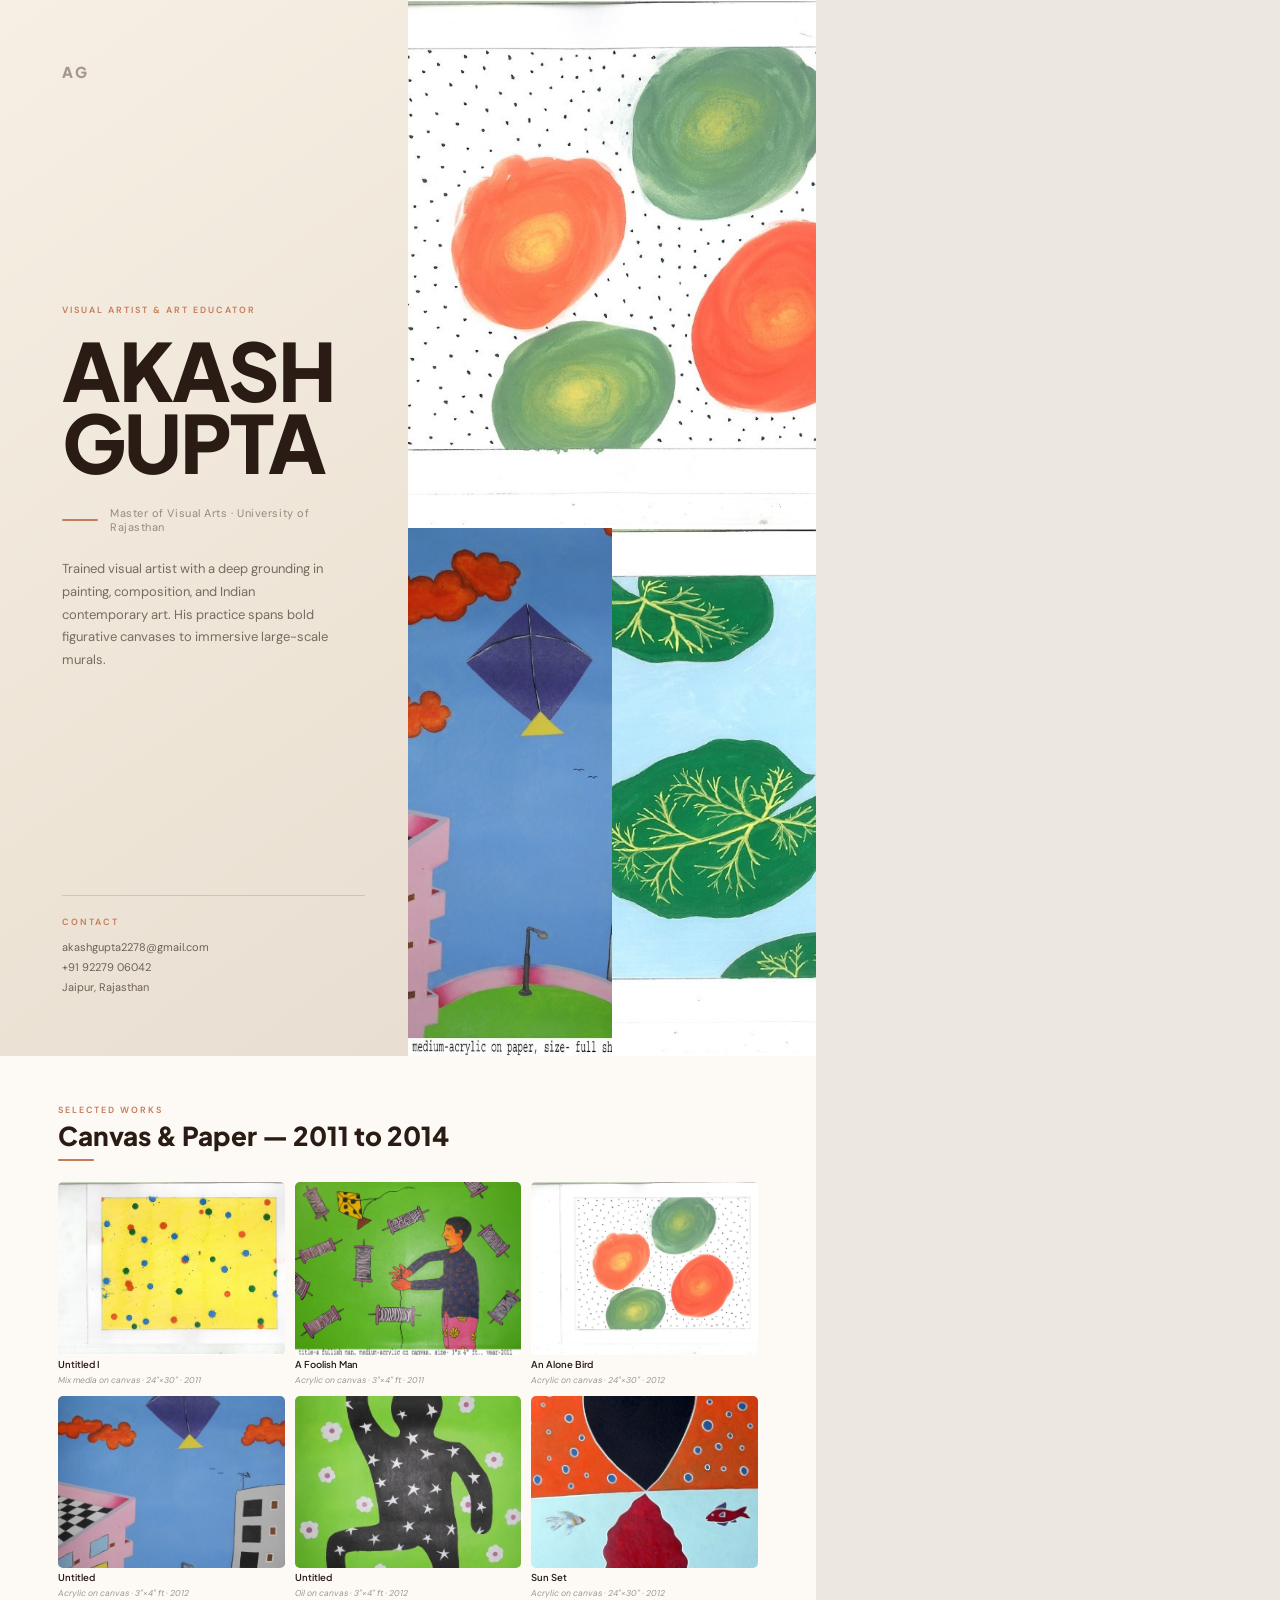
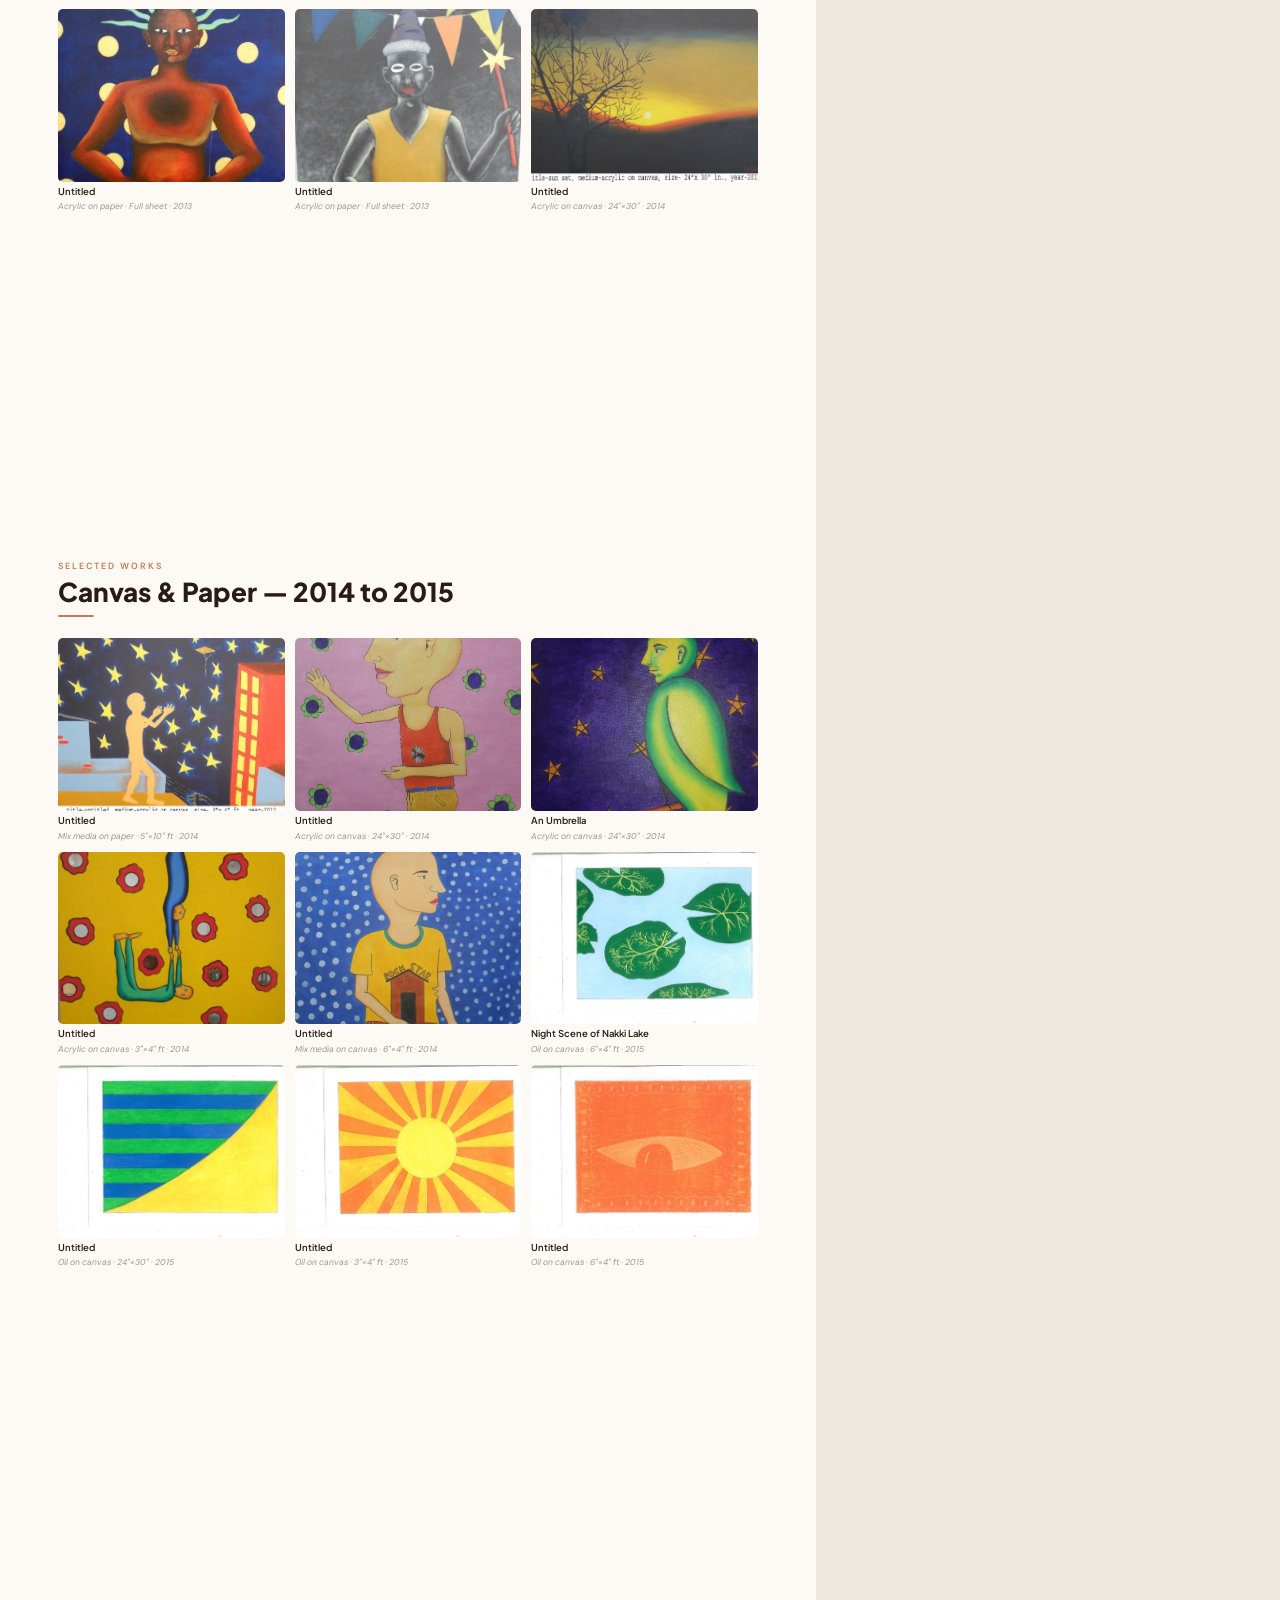
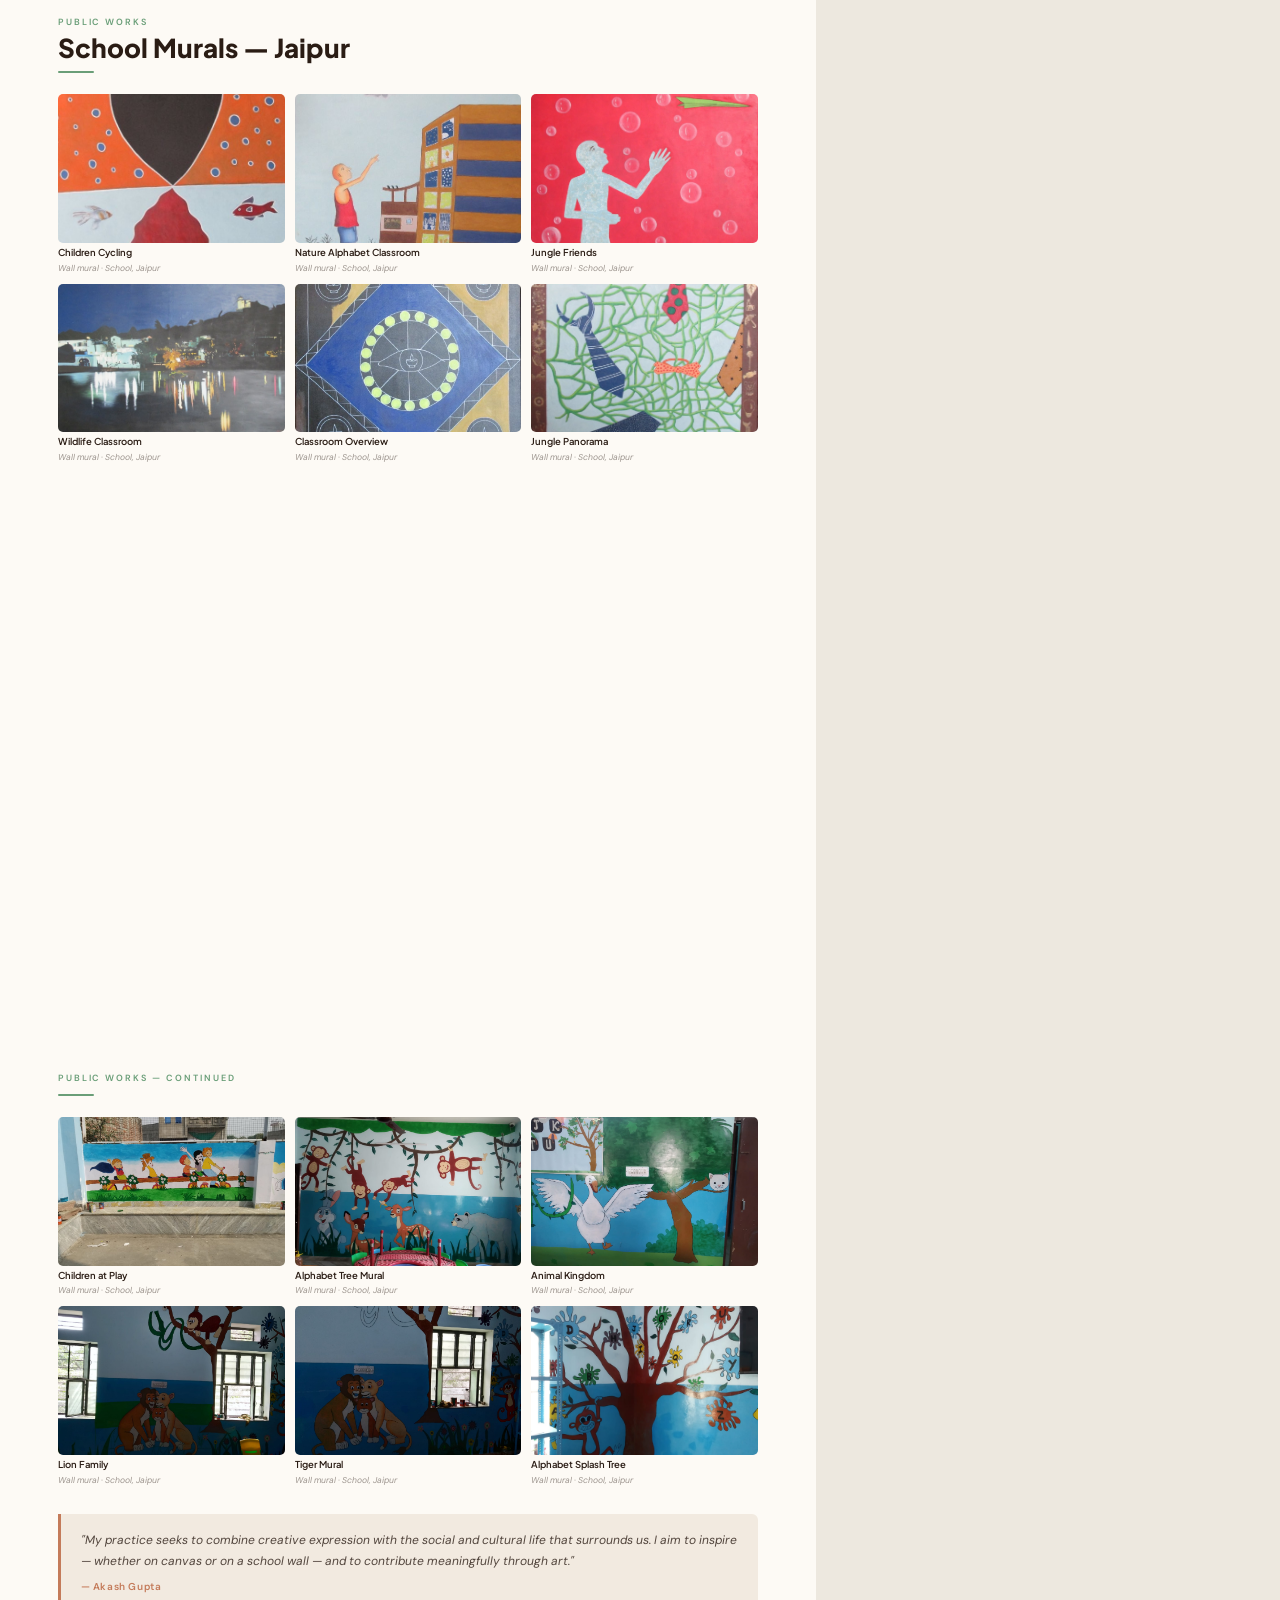
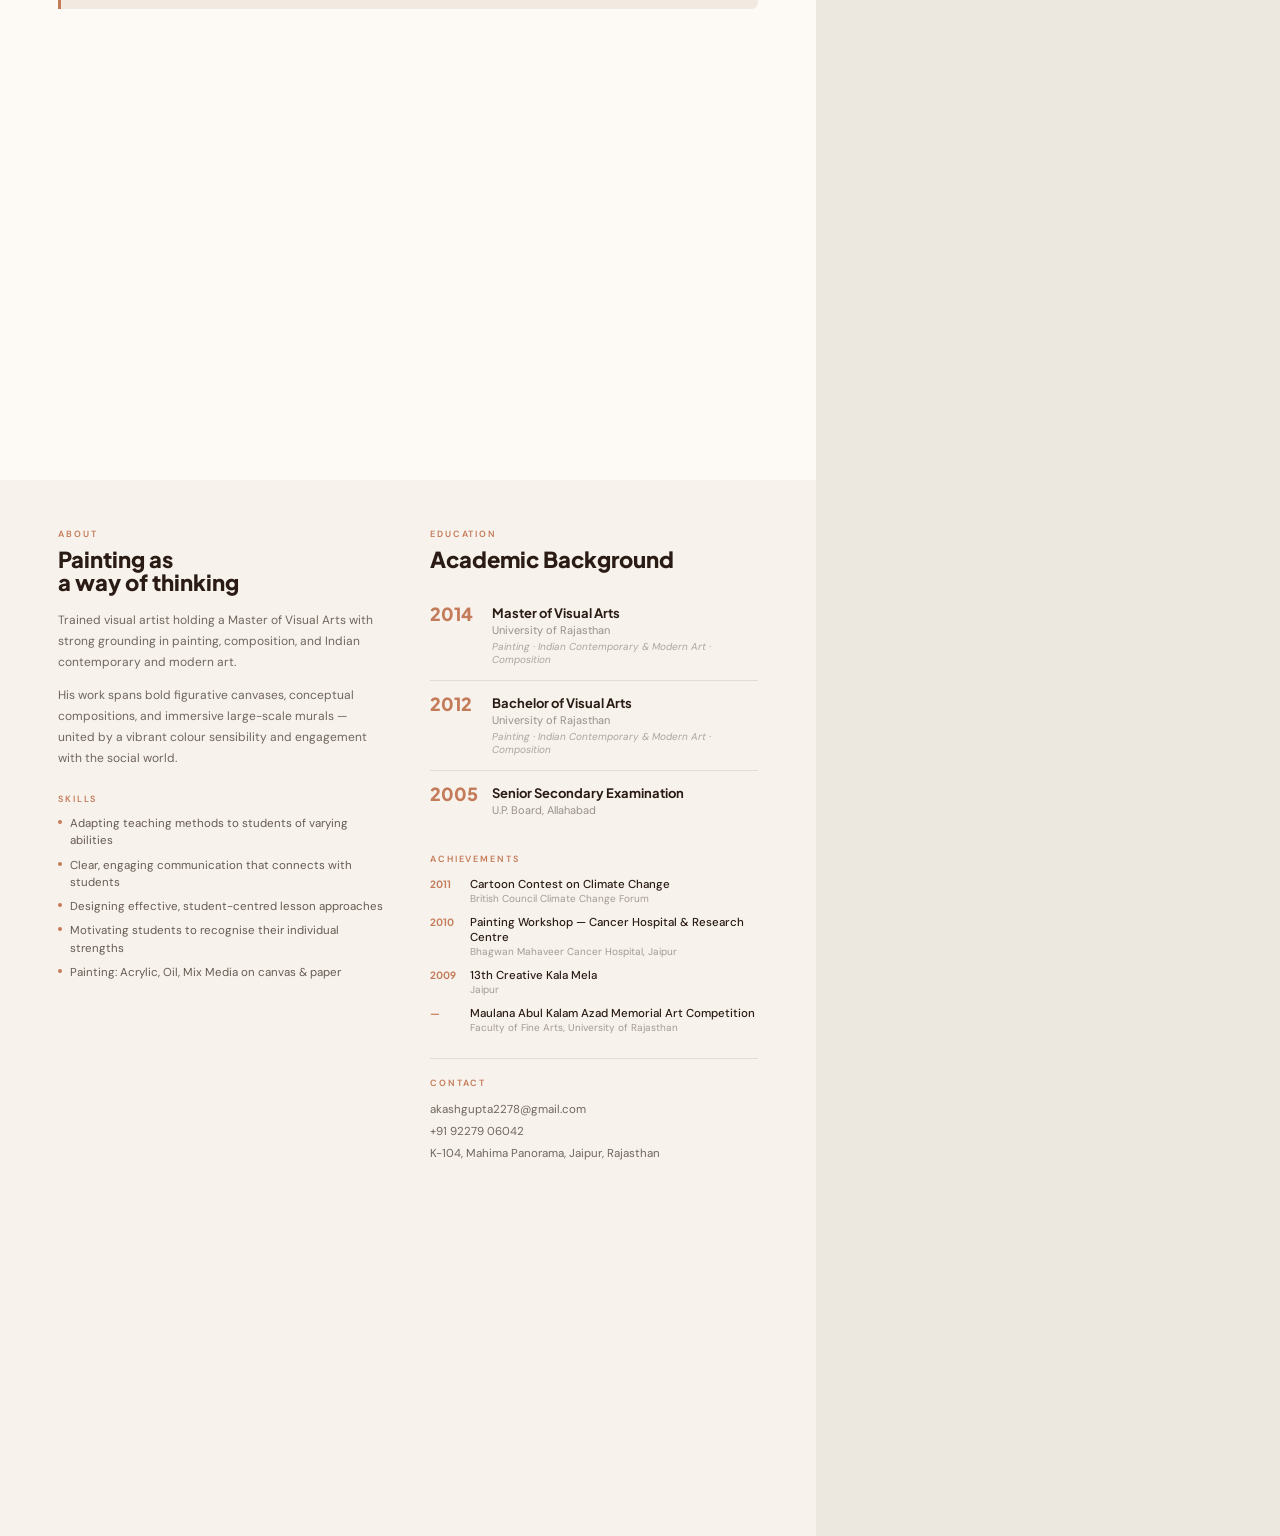
<file: project/Akash Gupta Portfolio-print.html>
<!DOCTYPE html>
<html lang="en">
<head>
  <meta charset="UTF-8" />
  <meta name="viewport" content="width=device-width, initial-scale=1.0" />
  <title>Akash Gupta — Visual Artist Portfolio</title>
  <link rel="preconnect" href="https://fonts.googleapis.com" />
  <link rel="preconnect" href="https://fonts.gstatic.com" crossorigin />
  <link href="https://fonts.googleapis.com/css2?family=Plus+Jakarta+Sans:wght@300;400;500;600;700;800&family=DM+Sans:ital,wght@0,300;0,400;0,500;1,300&display=swap" rel="stylesheet" />
  <style>
    @page { size: letter; margin: 0; }
    *, *::before, *::after {
      box-sizing: border-box;
      margin: 0; padding: 0;
      -webkit-print-color-adjust: exact;
      print-color-adjust: exact;
    }
    body {
      font-family: 'DM Sans', sans-serif;
      background: #ede8df;
      color: #2A1C14;
    }
    .page {
      width: 8.5in;
      min-height: 11in;
      overflow: hidden;
      position: relative;
      background: #FDFAF5;
    }
    .page + .page { break-before: page; }

    @media print {
      body { background: none; }
      *, *::before, *::after {
        animation-delay: -99s !important;
        animation-duration: .001s !important;
        animation-iteration-count: 1 !important;
        animation-fill-mode: both !important;
        animation-play-state: running !important;
        transition-duration: 0s !important;
      }
    }

    /* Typography */
    .heading-xl {
      font-family: 'Plus Jakarta Sans', sans-serif;
      font-weight: 800;
      line-height: 0.9;
      letter-spacing: -0.025em;
    }
    .heading-lg {
      font-family: 'Plus Jakarta Sans', sans-serif;
      font-weight: 800;
      line-height: 1.05;
    }
    .heading-md {
      font-family: 'Plus Jakarta Sans', sans-serif;
      font-weight: 700;
    }
    .label {
      font-size: 9px;
      letter-spacing: 0.22em;
      color: #C47B5A;
      text-transform: uppercase;
      font-weight: 600;
      font-family: 'DM Sans', sans-serif;
    }
    .rule { width: 36px; height: 2px; background: #C47B5A; border-radius: 2px; }

    /* Image grids */
    .grid-3 { display: grid; grid-template-columns: repeat(3, 1fr); gap: 10px; }
    .grid-2 { display: grid; grid-template-columns: repeat(2, 1fr); gap: 10px; }
    .img-cover { width: 100%; object-fit: cover; display: block; border-radius: 5px; }
    .img-caption {
      font-size: 8.5px;
      color: #2A1C14;
      opacity: 0.45;
      margin-top: 4px;
      font-style: italic;
      line-height: 1.3;
    }
    .img-title {
      font-family: 'Plus Jakarta Sans', sans-serif;
      font-size: 9.5px;
      font-weight: 600;
      color: #2A1C14;
      margin-top: 4px;
      line-height: 1.2;
    }
  </style>
</head>
<body>

<!-- ═══════════════════════════════════ PAGE 1 — COVER ═══════════════════════════════════ -->
<div class="page" style="background: linear-gradient(145deg, #F7EFE4 0%, #EDE4D6 55%, #E5DAD0 100%); display: grid; grid-template-columns: 1fr 1fr; min-height: 11in;">

  <!-- Left: Text -->
  <div style="display: flex; flex-direction: column; justify-content: space-between; padding: 0.65in 0.45in 0.65in 0.65in;">
    <!-- Monogram -->
    <div style="font-family:'Plus Jakarta Sans',sans-serif; font-weight:800; font-size:15px; letter-spacing:0.12em; color:#2A1C14; opacity:0.4;">AG</div>

    <!-- Name block -->
    <div>
      <div class="label" style="margin-bottom:18px;">Visual Artist &amp; Art Educator</div>
      <h1 class="heading-xl" style="font-size:80px; color:#2A1C14;">AKASH<br/>GUPTA</h1>
      <div style="display:flex; align-items:center; gap:12px; margin-top:28px;">
        <div class="rule"></div>
        <span style="font-size:11px; color:#2A1C14; opacity:0.45; letter-spacing:0.05em;">Master of Visual Arts · University of Rajasthan</span>
      </div>
      <p style="font-size:13px; line-height:1.75; color:#2A1C14; opacity:0.6; margin-top:24px; max-width:280px;">Trained visual artist with a deep grounding in painting, composition, and Indian contemporary art. His practice spans bold figurative canvases to immersive large-scale murals.</p>
    </div>

    <!-- Contact block -->
    <div style="border-top: 1px solid rgba(42,28,20,0.15); padding-top: 20px;">
      <div class="label" style="margin-bottom:12px;">Contact</div>
      <div style="display:flex; flex-direction:column; gap:6px;">
        <div style="font-size:11px; color:#2A1C14; opacity:0.65;">akashgupta2278@gmail.com</div>
        <div style="font-size:11px; color:#2A1C14; opacity:0.65;">+91 92279 06042</div>
        <div style="font-size:11px; color:#2A1C14; opacity:0.65;">Jaipur, Rajasthan</div>
      </div>
    </div>
  </div>

  <!-- Right: Feature image collage -->
  <div style="display:grid; grid-template-rows:1fr 1fr; gap:0; overflow:hidden;">
    <img src="uploads/lite/Untitled-1 copy.jpg" style="width:100%; height:100%; object-fit:cover;" />
    <div style="display:grid; grid-template-columns:1fr 1fr; gap:0;">
      <img src="uploads/lite/10.jpg" style="width:100%; height:100%; object-fit:cover;" />
      <img src="uploads/lite/Untitled-3 copy.jpg" style="width:100%; height:100%; object-fit:cover;" />
    </div>
  </div>
</div>

<!-- ═══════════════════════════════════ PAGE 2 — PAINTINGS I ═══════════════════════════════════ -->
<div class="page" style="padding: 0.5in 0.6in;">
  <div style="margin-bottom: 0.22in;">
    <div class="label">Selected Works</div>
    <h2 class="heading-lg" style="font-size:26px; color:#2A1C14; margin-top:6px;">Canvas &amp; Paper — 2011 to 2014</h2>
    <div class="rule" style="margin-top:10px;"></div>
  </div>

  <div class="grid-3">
    <div>
      <img src="uploads/lite/Untitled-2.jpg" class="img-cover" style="height: 1.8in;" />
      <div class="img-title">Untitled I</div>
      <div class="img-caption">Mix media on canvas · 24"×30" · 2011</div>
    </div>
    <div>
      <img src="uploads/lite/1.jpg" class="img-cover" style="height: 1.8in;" />
      <div class="img-title">A Foolish Man</div>
      <div class="img-caption">Acrylic on canvas · 3"×4" ft · 2011</div>
    </div>
    <div>
      <img src="uploads/lite/Untitled-1 copy.jpg" class="img-cover" style="height: 1.8in;" />
      <div class="img-title">An Alone Bird</div>
      <div class="img-caption">Acrylic on canvas · 24"×30" · 2012</div>
    </div>

    <div>
      <img src="uploads/lite/10.jpg" class="img-cover" style="height: 1.8in;" />
      <div class="img-title">Untitled</div>
      <div class="img-caption">Acrylic on canvas · 3"×4" ft · 2012</div>
    </div>
    <div>
      <img src="uploads/lite/11.jpg" class="img-cover" style="height: 1.8in;" />
      <div class="img-title">Untitled</div>
      <div class="img-caption">Oil on canvas · 3"×4" ft · 2012</div>
    </div>
    <div>
      <img src="uploads/lite/23.jpg" class="img-cover" style="height: 1.8in;" />
      <div class="img-title">Sun Set</div>
      <div class="img-caption">Acrylic on canvas · 24"×30" · 2012</div>
    </div>

    <div>
      <img src="uploads/lite/2.jpg" class="img-cover" style="height: 1.8in;" />
      <div class="img-title">Untitled</div>
      <div class="img-caption">Acrylic on paper · Full sheet · 2013</div>
    </div>
    <div>
      <img src="uploads/lite/3.jpg" class="img-cover" style="height: 1.8in;" />
      <div class="img-title">Untitled</div>
      <div class="img-caption">Acrylic on paper · Full sheet · 2013</div>
    </div>
    <div>
      <img src="uploads/lite/4.jpg" class="img-cover" style="height: 1.8in;" />
      <div class="img-title">Untitled</div>
      <div class="img-caption">Acrylic on canvas · 24"×30" · 2014</div>
    </div>
  </div>
</div>

<!-- ═══════════════════════════════════ PAGE 3 — PAINTINGS II ═══════════════════════════════════ -->
<div class="page" style="padding: 0.5in 0.6in;">
  <div style="margin-bottom: 0.22in;">
    <div class="label">Selected Works</div>
    <h2 class="heading-lg" style="font-size:26px; color:#2A1C14; margin-top:6px;">Canvas &amp; Paper — 2014 to 2015</h2>
    <div class="rule" style="margin-top:10px;"></div>
  </div>

  <div class="grid-3">
    <div>
      <img src="uploads/lite/5.jpg" class="img-cover" style="height: 1.8in;" />
      <div class="img-title">Untitled</div>
      <div class="img-caption">Mix media on paper · 5"×10" ft · 2014</div>
    </div>
    <div>
      <img src="uploads/lite/7.jpg" class="img-cover" style="height: 1.8in;" />
      <div class="img-title">Untitled</div>
      <div class="img-caption">Acrylic on canvas · 24"×30" · 2014</div>
    </div>
    <div>
      <img src="uploads/lite/8.jpg" class="img-cover" style="height: 1.8in;" />
      <div class="img-title">An Umbrella</div>
      <div class="img-caption">Acrylic on canvas · 24"×30" · 2014</div>
    </div>

    <div>
      <img src="uploads/lite/9.jpg" class="img-cover" style="height: 1.8in;" />
      <div class="img-title">Untitled</div>
      <div class="img-caption">Acrylic on canvas · 3"×4" ft · 2014</div>
    </div>
    <div>
      <img src="uploads/lite/6.jpg" class="img-cover" style="height: 1.8in;" />
      <div class="img-title">Untitled</div>
      <div class="img-caption">Mix media on canvas · 6"×4" ft · 2014</div>
    </div>
    <div>
      <img src="uploads/lite/Untitled-3 copy.jpg" class="img-cover" style="height: 1.8in;" />
      <div class="img-title">Night Scene of Nakki Lake</div>
      <div class="img-caption">Oil on canvas · 6"×4" ft · 2015</div>
    </div>

    <div>
      <img src="uploads/lite/Untitled-4 copy.jpg" class="img-cover" style="height: 1.8in;" />
      <div class="img-title">Untitled</div>
      <div class="img-caption">Oil on canvas · 24"×30" · 2015</div>
    </div>
    <div>
      <img src="uploads/lite/Untitled-5 copy.jpg" class="img-cover" style="height: 1.8in;" />
      <div class="img-title">Untitled</div>
      <div class="img-caption">Oil on canvas · 3"×4" ft · 2015</div>
    </div>
    <div>
      <img src="uploads/lite/Untitled-6.jpg" class="img-cover" style="height: 1.8in;" />
      <div class="img-title">Untitled</div>
      <div class="img-caption">Oil on canvas · 6"×4" ft · 2015</div>
    </div>
  </div>
</div>

<!-- ═══════════════════════════════════ PAGE 4 — MURALS I ═══════════════════════════════════ -->
<div class="page" style="padding: 0.5in 0.6in;">
  <div style="margin-bottom: 0.22in;">
    <div class="label" style="color:#6A9E78;">Public Works</div>
    <h2 class="heading-lg" style="font-size:26px; color:#2A1C14; margin-top:6px;">School Murals — Jaipur</h2>
    <div class="rule" style="background:#6A9E78; margin-top:10px;"></div>
  </div>

  <div class="grid-3">
    <div>
      <img src="uploads/lite/IMG_0014.jpg" class="img-cover" style="height: 1.55in;" />
      <div class="img-title">Children Cycling</div>
      <div class="img-caption">Wall mural · School, Jaipur</div>
    </div>
    <div>
      <img src="uploads/lite/IMG_0022.jpg" class="img-cover" style="height: 1.55in;" />
      <div class="img-title">Nature Alphabet Classroom</div>
      <div class="img-caption">Wall mural · School, Jaipur</div>
    </div>
    <div>
      <img src="uploads/lite/IMG_0034.jpg" class="img-cover" style="height: 1.55in;" />
      <div class="img-title">Jungle Friends</div>
      <div class="img-caption">Wall mural · School, Jaipur</div>
    </div>

    <div>
      <img src="uploads/lite/IMG_0041.jpg" class="img-cover" style="height: 1.55in;" />
      <div class="img-title">Wildlife Classroom</div>
      <div class="img-caption">Wall mural · School, Jaipur</div>
    </div>
    <div>
      <img src="uploads/lite/IMG_0047.jpg" class="img-cover" style="height: 1.55in;" />
      <div class="img-title">Classroom Overview</div>
      <div class="img-caption">Wall mural · School, Jaipur</div>
    </div>
    <div>
      <img src="uploads/lite/IMG_0058.jpg" class="img-cover" style="height: 1.55in;" />
      <div class="img-title">Jungle Panorama</div>
      <div class="img-caption">Wall mural · School, Jaipur</div>
    </div>
  </div>
</div>

<!-- ═══════════════════════════════════ PAGE 5 — MURALS II ═══════════════════════════════════ -->
<div class="page" style="padding: 0.5in 0.6in;">
  <div style="margin-bottom: 0.22in;">
    <div class="label" style="color:#6A9E78;">Public Works — continued</div>
    <div class="rule" style="background:#6A9E78; margin-top:10px;"></div>
  </div>

  <div class="grid-3">
    <div>
      <img src="uploads/lite/WhatsApp Image 2026-06-24 at 1.29.26 PM.jpeg" class="img-cover" style="height: 1.55in;" />
      <div class="img-title">Children at Play</div>
      <div class="img-caption">Wall mural · School, Jaipur</div>
    </div>
    <div>
      <img src="uploads/lite/WhatsApp Image 2026-06-24 at 1.29.27 PM.jpeg" class="img-cover" style="height: 1.55in;" />
      <div class="img-title">Alphabet Tree Mural</div>
      <div class="img-caption">Wall mural · School, Jaipur</div>
    </div>
    <div>
      <img src="uploads/lite/WhatsApp Image 2026-06-24 at 1.29.29 PM.jpeg" class="img-cover" style="height: 1.55in;" />
      <div class="img-title">Animal Kingdom</div>
      <div class="img-caption">Wall mural · School, Jaipur</div>
    </div>

    <div>
      <img src="uploads/lite/WhatsApp Image 2026-06-24 at 1.29.34 PM.jpeg" class="img-cover" style="height: 1.55in;" />
      <div class="img-title">Lion Family</div>
      <div class="img-caption">Wall mural · School, Jaipur</div>
    </div>
    <div>
      <img src="uploads/lite/WhatsApp Image 2026-06-24 at 1.29.35 PM.jpeg" class="img-cover" style="height: 1.55in;" />
      <div class="img-title">Tiger Mural</div>
      <div class="img-caption">Wall mural · School, Jaipur</div>
    </div>
    <div>
      <img src="uploads/lite/WhatsApp Image 2026-06-24 at 1.29.36 PM.jpeg" class="img-cover" style="height: 1.55in;" />
      <div class="img-title">Alphabet Splash Tree</div>
      <div class="img-caption">Wall mural · School, Jaipur</div>
    </div>
  </div>

  <!-- Artist statement pull quote -->
  <div style="margin-top: 0.3in; border-left: 3px solid #C47B5A; padding: 16px 20px; background: #F2EAE0; border-radius: 0 6px 6px 0;">
    <p style="font-size: 12px; line-height: 1.75; color: #2A1C14; font-style: italic; opacity: 0.8;">"My practice seeks to combine creative expression with the social and cultural life that surrounds us. I aim to inspire — whether on canvas or on a school wall — and to contribute meaningfully through art."</p>
    <div style="font-size: 10px; color: #C47B5A; margin-top: 8px; font-weight: 600; letter-spacing: 0.06em;">— Akash Gupta</div>
  </div>
</div>

<!-- ═══════════════════════════════════ PAGE 6 — ABOUT + EDUCATION ═══════════════════════════════════ -->
<div class="page" style="padding: 0.5in 0.6in; background: #F7F2EC;">
  <div style="display: grid; grid-template-columns: 1fr 1fr; gap: 0.45in;">

    <!-- Left: About + Skills -->
    <div>
      <div class="label" style="margin-bottom: 8px;">About</div>
      <h2 class="heading-lg" style="font-size: 22px; margin-bottom: 16px; color: #2A1C14;">Painting as<br/>a way of thinking</h2>
      <p style="font-size: 12px; line-height: 1.75; color: #2A1C14; opacity: 0.65; margin-bottom: 12px;">Trained visual artist holding a Master of Visual Arts with strong grounding in painting, composition, and Indian contemporary and modern art.</p>
      <p style="font-size: 12px; line-height: 1.75; color: #2A1C14; opacity: 0.65; margin-bottom: 24px;">His work spans bold figurative canvases, conceptual compositions, and immersive large-scale murals — united by a vibrant colour sensibility and engagement with the social world.</p>

      <div class="label" style="margin-bottom: 10px;">Skills</div>
      <div style="display: flex; flex-direction: column; gap: 7px;">
        <div style="display:flex; gap:8px; align-items:flex-start;">
          <div style="width:4px; height:4px; background:#C47B5A; border-radius:50%; margin-top:5px; flex-shrink:0;"></div>
          <span style="font-size:11.5px; color:#2A1C14; opacity:0.7; line-height:1.5;">Adapting teaching methods to students of varying abilities</span>
        </div>
        <div style="display:flex; gap:8px; align-items:flex-start;">
          <div style="width:4px; height:4px; background:#C47B5A; border-radius:50%; margin-top:5px; flex-shrink:0;"></div>
          <span style="font-size:11.5px; color:#2A1C14; opacity:0.7; line-height:1.5;">Clear, engaging communication that connects with students</span>
        </div>
        <div style="display:flex; gap:8px; align-items:flex-start;">
          <div style="width:4px; height:4px; background:#C47B5A; border-radius:50%; margin-top:5px; flex-shrink:0;"></div>
          <span style="font-size:11.5px; color:#2A1C14; opacity:0.7; line-height:1.5;">Designing effective, student-centred lesson approaches</span>
        </div>
        <div style="display:flex; gap:8px; align-items:flex-start;">
          <div style="width:4px; height:4px; background:#C47B5A; border-radius:50%; margin-top:5px; flex-shrink:0;"></div>
          <span style="font-size:11.5px; color:#2A1C14; opacity:0.7; line-height:1.5;">Motivating students to recognise their individual strengths</span>
        </div>
        <div style="display:flex; gap:8px; align-items:flex-start;">
          <div style="width:4px; height:4px; background:#C47B5A; border-radius:50%; margin-top:5px; flex-shrink:0;"></div>
          <span style="font-size:11.5px; color:#2A1C14; opacity:0.7; line-height:1.5;">Painting: Acrylic, Oil, Mix Media on canvas &amp; paper</span>
        </div>
      </div>
    </div>

    <!-- Right: Education + Achievements -->
    <div>
      <div class="label" style="margin-bottom: 8px;">Education</div>
      <h2 class="heading-lg" style="font-size: 22px; margin-bottom: 20px; color: #2A1C14;">Academic Background</h2>

      <div style="display:flex; flex-direction:column; gap:0;">
        <div style="display:grid; grid-template-columns:50px 1fr; gap:12px; padding:14px 0; border-bottom:1px solid rgba(42,28,20,0.1);">
          <div style="font-family:'Plus Jakarta Sans',sans-serif; font-size:18px; font-weight:800; color:#C47B5A; line-height:1;">2014</div>
          <div>
            <div style="font-family:'Plus Jakarta Sans',sans-serif; font-size:13px; font-weight:700; color:#2A1C14;">Master of Visual Arts</div>
            <div style="font-size:11px; color:#2A1C14; opacity:0.45; margin-top:2px;">University of Rajasthan</div>
            <div style="font-size:10px; color:#2A1C14; opacity:0.35; font-style:italic; margin-top:3px;">Painting · Indian Contemporary &amp; Modern Art · Composition</div>
          </div>
        </div>
        <div style="display:grid; grid-template-columns:50px 1fr; gap:12px; padding:14px 0; border-bottom:1px solid rgba(42,28,20,0.1);">
          <div style="font-family:'Plus Jakarta Sans',sans-serif; font-size:18px; font-weight:800; color:#C47B5A; line-height:1;">2012</div>
          <div>
            <div style="font-family:'Plus Jakarta Sans',sans-serif; font-size:13px; font-weight:700; color:#2A1C14;">Bachelor of Visual Arts</div>
            <div style="font-size:11px; color:#2A1C14; opacity:0.45; margin-top:2px;">University of Rajasthan</div>
            <div style="font-size:10px; color:#2A1C14; opacity:0.35; font-style:italic; margin-top:3px;">Painting · Indian Contemporary &amp; Modern Art · Composition</div>
          </div>
        </div>
        <div style="display:grid; grid-template-columns:50px 1fr; gap:12px; padding:14px 0;">
          <div style="font-family:'Plus Jakarta Sans',sans-serif; font-size:18px; font-weight:800; color:#C47B5A; line-height:1;">2005</div>
          <div>
            <div style="font-family:'Plus Jakarta Sans',sans-serif; font-size:13px; font-weight:700; color:#2A1C14;">Senior Secondary Examination</div>
            <div style="font-size:11px; color:#2A1C14; opacity:0.45; margin-top:2px;">U.P. Board, Allahabad</div>
          </div>
        </div>
      </div>

      <div class="label" style="margin-top: 22px; margin-bottom: 12px;">Achievements</div>
      <div style="display:flex; flex-direction:column; gap:10px;">
        <div style="display:flex; gap:12px;">
          <div style="font-family:'Plus Jakarta Sans',sans-serif; font-size:10px; font-weight:700; color:#C47B5A; min-width:28px; padding-top:1px;">2011</div>
          <div>
            <div style="font-size:11.5px; font-weight:500; color:#2A1C14;">Cartoon Contest on Climate Change</div>
            <div style="font-size:10px; color:#2A1C14; opacity:0.4;">British Council Climate Change Forum</div>
          </div>
        </div>
        <div style="display:flex; gap:12px;">
          <div style="font-family:'Plus Jakarta Sans',sans-serif; font-size:10px; font-weight:700; color:#C47B5A; min-width:28px; padding-top:1px;">2010</div>
          <div>
            <div style="font-size:11.5px; font-weight:500; color:#2A1C14;">Painting Workshop — Cancer Hospital &amp; Research Centre</div>
            <div style="font-size:10px; color:#2A1C14; opacity:0.4;">Bhagwan Mahaveer Cancer Hospital, Jaipur</div>
          </div>
        </div>
        <div style="display:flex; gap:12px;">
          <div style="font-family:'Plus Jakarta Sans',sans-serif; font-size:10px; font-weight:700; color:#C47B5A; min-width:28px; padding-top:1px;">2009</div>
          <div>
            <div style="font-size:11.5px; font-weight:500; color:#2A1C14;">13th Creative Kala Mela</div>
            <div style="font-size:10px; color:#2A1C14; opacity:0.4;">Jaipur</div>
          </div>
        </div>
        <div style="display:flex; gap:12px;">
          <div style="font-family:'Plus Jakarta Sans',sans-serif; font-size:10px; font-weight:700; color:#C47B5A; min-width:28px; padding-top:1px;">—</div>
          <div>
            <div style="font-size:11.5px; font-weight:500; color:#2A1C14;">Maulana Abul Kalam Azad Memorial Art Competition</div>
            <div style="font-size:10px; color:#2A1C14; opacity:0.4;">Faculty of Fine Arts, University of Rajasthan</div>
          </div>
        </div>
      </div>

      <!-- Contact -->
      <div style="margin-top:24px; padding-top:18px; border-top:1px solid rgba(42,28,20,0.1);">
        <div class="label" style="margin-bottom:10px;">Contact</div>
        <div style="font-size:11.5px; color:#2A1C14; opacity:0.65; line-height:1.9;">
          akashgupta2278@gmail.com<br/>
          +91 92279 06042<br/>
          K-104, Mahima Panorama, Jaipur, Rajasthan
        </div>
      </div>
    </div>
  </div>
</div>

<script>
  addEventListener('load', () => {
    (async () => {
      try { await document.fonts.ready; } catch (e) {}
      const imgs = Array.from(document.images).filter(i => !i.complete);
      await Promise.race([
        Promise.allSettled(imgs.map(i => i.decode())),
        new Promise(r => setTimeout(r, 8000))
      ]);
      setTimeout(() => window.print(), 500);
    })();
  });
</script>
</body>
</html>
</file>
